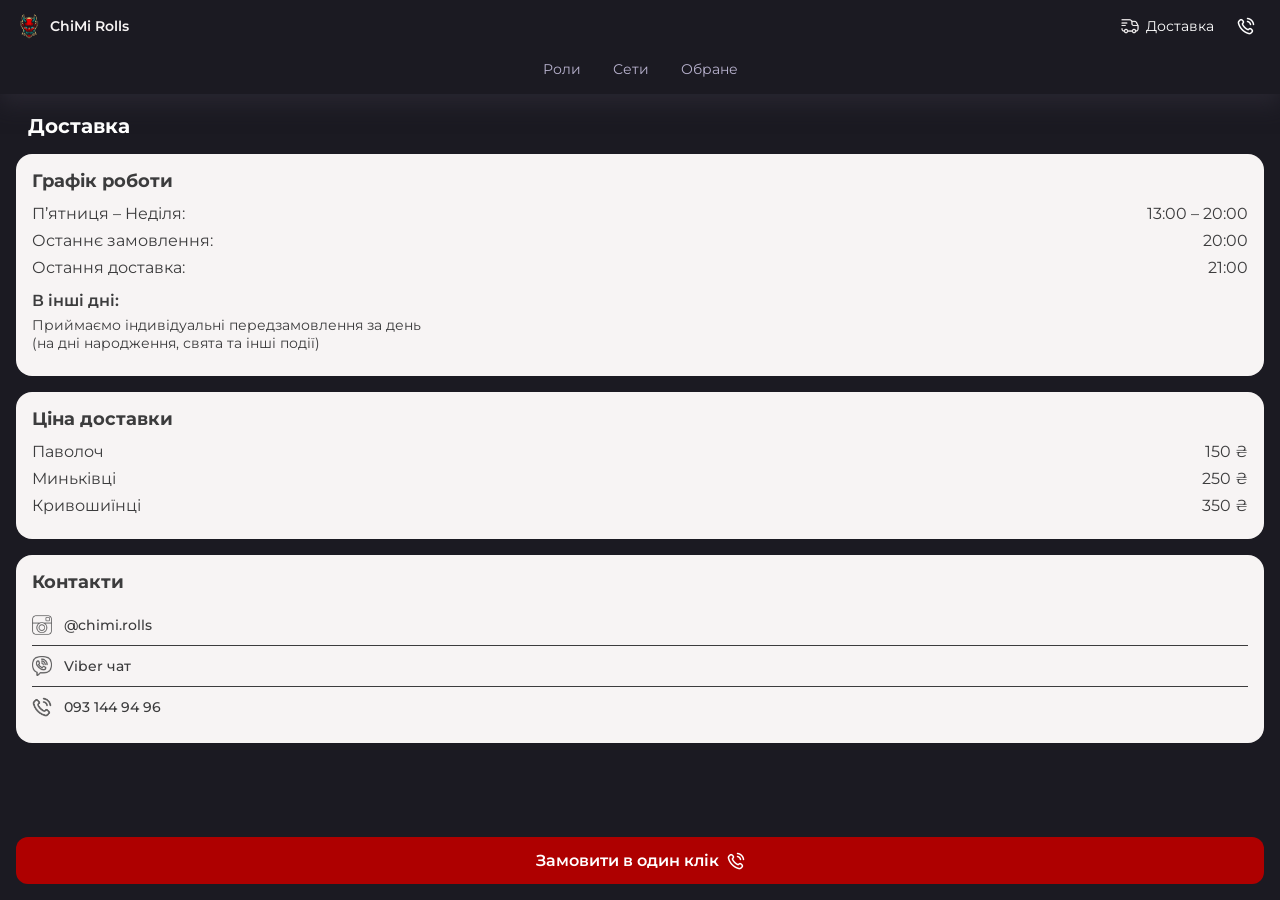
<file: delivery.html>
<!DOCTYPE html>
<html lang="uk">
<head>
  <meta charset="UTF-8">
  <meta name="viewport" content="width=device-width, initial-scale=1.0">
  <title>ChiMi Rolls</title>

  <link href="https://fonts.googleapis.com/css2?family=Montserrat:wght@400;600&display=swap" rel="stylesheet">
  <link rel="stylesheet" href="style.css">
</head>

<body class="page-main">
  
<header class="app-header">

  <div class="top-bar" id="topBar">
    <div class="logo">
      <img src="logo_1.png">
      <span>ChiMi Rolls</span>
    </div>

    <div class="header-actions">

      <!-- 🚚 доставка -->
      <a href="delivery.html" class="delivery-link">
        <img src="icons/delivery.png" alt="">
        <span>Доставка</span>
      </a>

      <!-- 📞 дзвінок -->
      <a href="tel:+380931449496" class="call-btn">
        <img src="icons/call.png" alt="">
      </a>

    </div>
  </div>

  <div class="sticky-part">
    <nav class="tabs">
      <a href="index.html">Роли</a>
      <a href="sets.html">Сети</a>
      <a href="favorites.html">Обране</a>
    </nav>

    
  </div>

</header>

 <main class="delivery-page">

  <h1 class="page-title">Доставка</h1>

  <!-- ГРАФІК -->
  <div class="delivery-card">
    <h3>Графік роботи</h3>

    <div class="row">
      <span>П’ятниця – Неділя:</span>
      <span>13:00 – 20:00</span>
    </div>

    <div class="row">
      <span>Останнє замовлення:</span>
      <span>20:00</span>
    </div>

    <div class="row">
      <span>Остання доставка:</span>
      <span>21:00</span>
    </div>

    <p class="extra-title">В інші дні:</p>
    <p class="extra">
      Приймаємо індивідуальні передзамовлення за день<br>
      (на дні народження, свята та інші події)
    </p>
  </div>

  <!-- ЦІНИ -->
  <div class="delivery-card">
    <h3>Ціна доставки</h3>

    <div class="row">
      <span>Паволоч</span>
      <span>150 ₴</span>
    </div>

    <div class="row">
      <span>Миньківці</span>
      <span>250 ₴</span>
    </div>

    <div class="row">
      <span>Кривошиїнці</span>
      <span>350 ₴</span>
    </div>
  </div>
  <!-- Контакти -->
  <div class="contacts-card">
  <h3>Контакти</h3>

  <a href="https://www.instagram.com/chimi.rolls?igsh=NnFlajJsNnVmYjdj" target="_blank" class="contact-row">
    <img src="icons/insta.png" alt="">
    <span>@chimi.rolls</span>
  </a>

  <a href="https://invite.viber.com/?g2=AQA99g0q%2Fs8%2BJFY8eCUm6Zzh9bMxo2m%2F1kwEYDTEt7CxSSaJbNZL3M3rlmGHeKtd" target="_blank" class="contact-row">
    <img src="icons/viber.png" alt="">
    <span>Viber чат</span>
  </a>

  <a href="tel:+380931449496" class="contact-row">
    <img src="icons/call-dark.png" alt="">
    <span>093 144 94 96</span>
  </a>
</div>
<div class="favorites-summary">
    

    <a href="tel:+380931449496" class="order-btn">
      <span>Замовити в один клік</span>
      <img src="icons/call.png" alt="call">
    </a>

  </div>
</main>

</div>


<script src="script.js"></script>
</body>
</html>
</file>
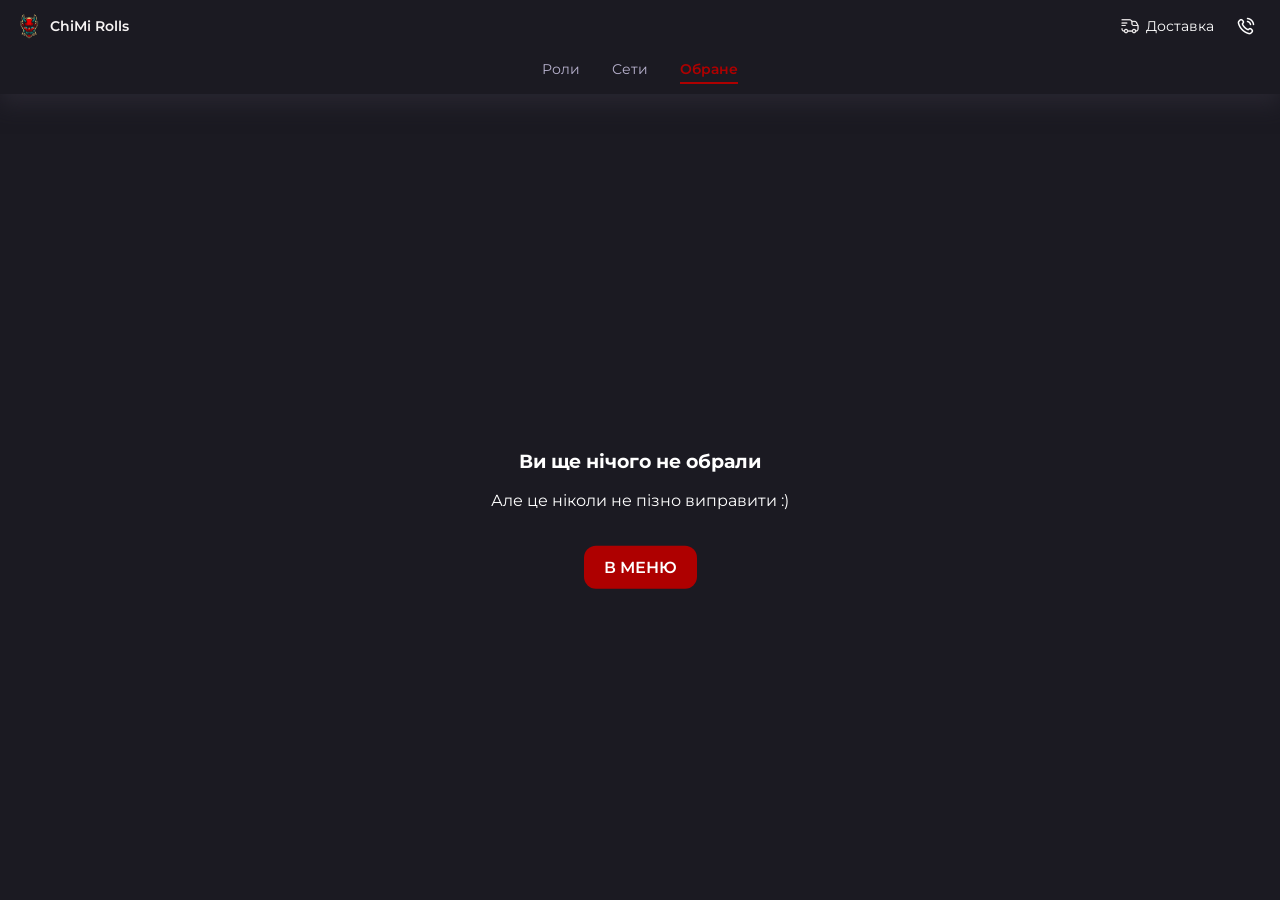
<file: favorites.html>
<!DOCTYPE html>
<html lang="uk">

<head>
  <meta charset="UTF-8">
  <meta name="viewport" content="width=device-width, initial-scale=1.0">
  <title>ChiMi Rolls - Обране</title>

  <link href="https://fonts.googleapis.com/css2?family=Montserrat:wght@400;600&display=swap" rel="stylesheet">
  <link rel="stylesheet" href="style.css">
</head>

<body class="page-favorites">

<div class="app">

  <header class="app-header">

    <div class="top-bar">
      <div class="logo">
        <img src="logo_1.png">
        <span>ChiMi Rolls</span>
      </div>

      <div class="header-actions">

      <!-- 🚚 доставка -->
      <a href="delivery.html" class="delivery-link">
        <img src="icons/delivery.png" alt="">
        <span>Доставка</span>
      </a>

      <!-- 📞 дзвінок -->
      <a href="tel:+380931449496" class="call-btn">
        <img src="icons/call.png" alt="">
      </a>

    </div>
    </div>

    <div class="sticky-part">
    <nav class="tabs">
      <a href="index.html">Роли</a>
      <a href="sets.html">Сети</a>
      <a href="favorites.html" class="active">Обране</a>
    </nav>

    
  </div>
    <div class="favorites-top">
      <h2>Замовляємо?</h2>
      <button id="clear-favorites" class="clear-btn">Очистити</button>
    </div>
  </header>

  <main class="menu">

  <div class="favorites-layout">

    <section class="category" id="rolls-container"></section>

    <div class="favorites-summary">
      <div class="total">
        <span>Сума</span>
        <span id="total-price">0 ₴</span>
      </div>

      <a href="tel:+380931449496" class="order-btn">
        <span>Замовити в один клік</span>
        <img src="icons/call.png" alt="call">
      </a>
    </div>

  </div>

</main>
  <div id="empty-favorites" class="empty-favorites" style="display: none;">
    <div class="empty-img"></div>
    <h3>Ви ще нічого не обрали</h3>
    <p>Але це ніколи не пізно виправити :)</p>
    <a href="index.html" class="go-menu-btn">В МЕНЮ</a>
  </div>
</div>
<script src="script.js"></script>

</body>
</html>
</file>
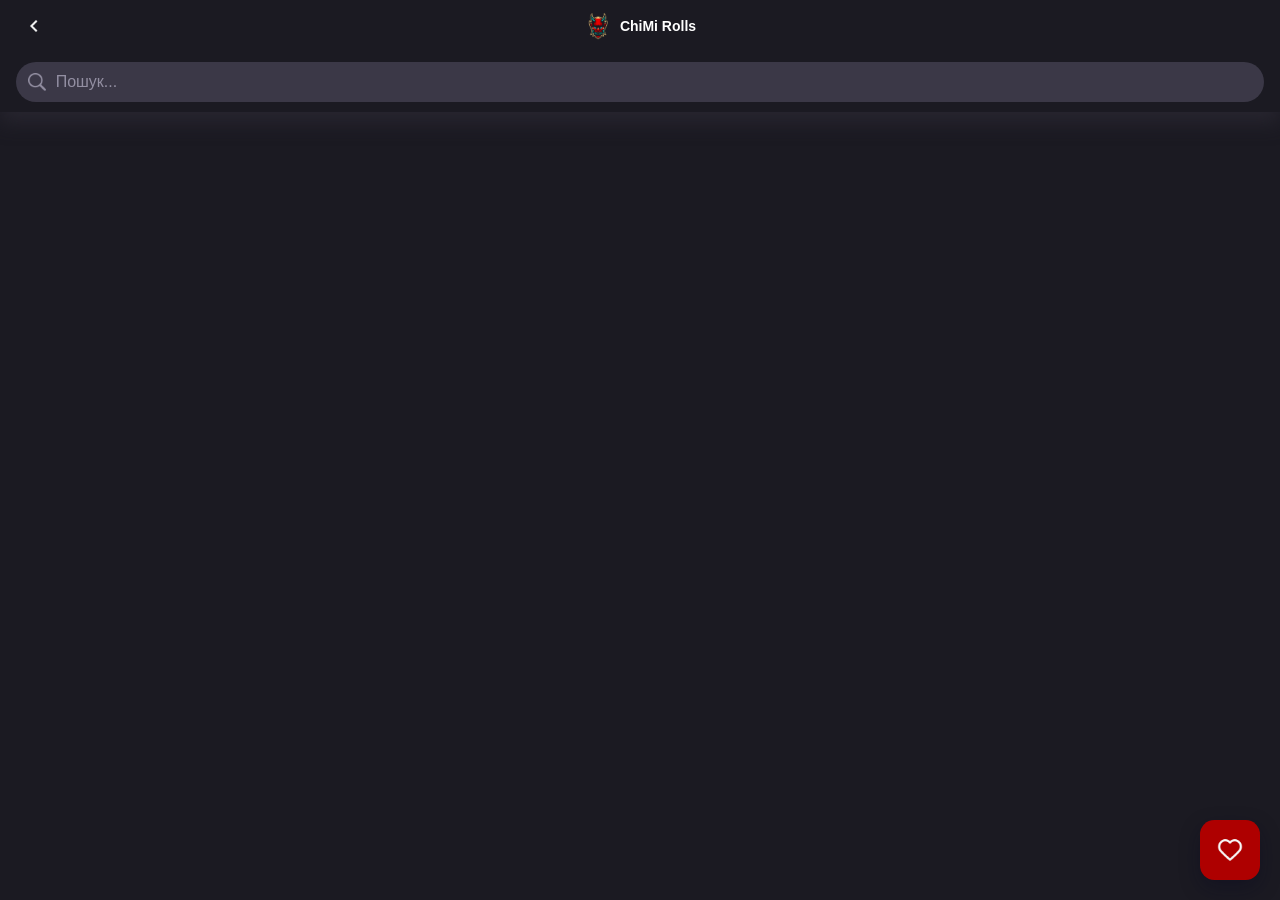
<file: search.html>
<!DOCTYPE html>
<html lang="uk">
<head>
  <meta charset="UTF-8">
  <meta name="viewport" content="width=device-width, initial-scale=1.0, maximum-scale=1.0, user-scalable=no">
  <title>Пошук</title>
  <link rel="stylesheet" href="style.css">
</head>
<body class="search-page-body">

<header class="search-header">
  <button class="back-btn" onclick="history.back()">
    <img src="icons/back_icon.png" alt="back">
  </button>

  <div class="logo-center">
    <img src="logo_1.png" alt="">
    <span>ChiMi Rolls</span>
  </div>
</header>

<div class="search-page">
  <div class="search-bar">
    <div class="search-input-wrapper">
      <img src="icons/search.png" class="search-icon" alt="">
      <input type="text" id="searchInput" placeholder="Пошук..." autofocus>
    </div>
  </div>
</div>


  
<div id="search-results"></div>

<a href="favorites.html" class="favorites-fab">
  <img src="icons/heart-white.png" alt="favorites">
  <span class="fav-count">0</span>
</a>
<script src="script.js"></script>
</body>
</html>
</file>
<file: style.css>
body {
  margin: 0;
  font-family: 'Montserrat', sans-serif;
  background: #1B1A22;
  color: #F7F4F4;
  
}
* {
  box-sizing: border-box;
}
.menu {
  padding: 0 16px;
}

/* для головних сторінок (є пошук) */
.page-main .menu {
  padding-top: 14px;
  margin-top: 146px;
  margin-bottom: 16px; /* header + tabs + search */
}

/* для обраного (без пошуку) */
.page-favorites .menu {
  margin-top: 164px; /* тільки header + tabs */
  padding-bottom: 120px; /* 🔥 ОЦЕ */
}


/* контейнер */
.app-header {
  position: fixed;
  top: 0;
  left: 0;
  width: 100%;
  background: #1B1A22;
  z-index: 1000;
  padding: 0 16px;
  transition: transform 0.3s ease;
  box-shadow: 0 10px 20px #282630;
}

/* верх */
.top-bar {
  /* transition: transform 0.3s ease;*/
  display: flex;
  justify-content: space-between;
  align-items: center;
  padding-top: 8px;
}

/* 🔥 важливо */
.sticky-part {
  position: sticky;
  top: 0;
  z-index: 1001;
  background: #1B1A22;
  
}

/* логотип */
.logo {
  display: flex;
  align-items: center;
  gap: 8px;
}

.logo img {
  width: 26px;
  height: 26px;
  border-radius: 50%;
}

.logo span {
  font-size: 14px;
  font-weight: 600;
  color: #F7F4F4;
}

/* телефон */
.phone {
  font-size: 13px;
  color: #F7F4F4;
}

/* таби */
.tabs {
  display: flex;
  justify-content: center; 
  gap: 32px;
  margin: 16px;
  padding-left: 32px;
  padding-right: 32px;
}

.tabs span {
  font-size: 14px;
  color: #F7F4F4;
  position: relative;
}

.tabs a {
  text-decoration: none;
  color: #B7B1CD;
  font-size: 14px;
  position: relative;
}

.tabs a.active {
  color: #AE0000;
  font-weight: 600;
}

.tabs a.active::after {
  content: "";
  position: absolute;
  bottom: -6px;
  left: 0;
  width: 100%;
  height: 2px;
  background: #AE0000;
}


/* пошук */
.search {
  display: flex;
  align-items: center;   /* 🔥 вирівнює по центру */
  gap: 8px;

  background: #3B3847;
  border-radius: 20px;
  padding: 10px 14px;
  margin-bottom: 12px; 
}

.search input {
  border: none;
  outline: none;
  background: transparent;
  color: white;

  width: 100%;
  font-size: 16px;
}
/* іконка */
.search img {
  width: 16px;
  height: 16px;
  
}

.search input::placeholder {
  color: #938FA2;
}

/* заголовок */
.category h2 {
  margin-top: 20px;
  margin-bottom: 14px;
  font-size: 18px;
  font-weight: 600;
}





/* картка */
.card {
  border-radius: 20px;
  overflow: hidden;
  background: #1A1C21;
  box-shadow: 2px 4px 10.2px #514D5E;

  display: flex;
  flex-direction: column;
  height: 100%;
  position: relative;
}

/* картинка */
.card-img {
  width: 100%;
  
  object-fit: cover;
  display: block;
  height: 100%;
}

/* білий блок */
.card-content {
  background: #F7F4F4;
  padding: 16px;

  flex-grow: 1; /* 🔥 ключ */
  display: flex;
  flex-direction: column;
  justify-content: space-between;
}

/* верх */
.top-row {
  display: flex;
  justify-content: space-between;
  align-items: center;

}

.top-row h3 {
  font-size: 16px;
  font-weight: 600;
  margin: 0;
  color: #3C3C3D;
}

.price {
  font-size: 16px;
  font-weight: 600;
  color: #3C3C3D;
}

/* низ */
.bottom-row {
  display: flex;
  justify-content: space-between;
  align-items: flex-end;
  gap: 14px; /* мінімальний відступ */
  margin-top: 18px;
}

.bottom-row p {
  margin: 0;
  font-size: 14px;
  color: #6E6E6E;

  flex: 1; /* займає весь простір */
  min-width: 0; /* 🔥 дуже важливо */
  
}

.weight {
  font-size: 14px;
  color: #6E6E6E;
}


/* 🔥 МАЛЕНЬКА КАРТКА (як на дизайні) */
/* базова картка */
.card-small {
  display: flex;
  border-radius: 12px;
  overflow: hidden;
  margin-bottom: 14px;
  background: #F7F4F4;
  box-shadow: 2px 4px 10px #514D5E;
  position: relative;
}

/* фото */
.page-favorites .card-small-img {
  width: 120px;
  aspect-ratio: 4 / 3;
  object-fit: cover;
  display: block;
}

/* головний контент справа */
.page-favorites .card-small-content {
  flex: 1;
  padding: 12px;
  background: #F7F4F4;

  display: flex;
  flex-direction: row; /* 🔥 ОСЬ ЦЬОГО НЕ ВИСТАЧАЛО */
  justify-content: space-between;
  align-items: stretch;
  gap: 10px;
  min-height: 110px;
  min-width: 0;
}

/* ліва колонка */
.page-favorites .info {
  flex: 1;
  display: flex;
  flex-direction: column;
  min-width: 0;
}

/* верхній ряд */
.page-favorites .top-row {
  display: flex;
  align-items: center;
  justify-content: space-between;
  gap: 8px;
}

/* назва */
.page-favorites .title {
  flex: 1;
  margin: 0;
  font-size: 14px;
  font-weight: 600;
  color: #2A2A2A;
  line-height: 1.2;
}

/* вага */
.page-favorites .weight {
  font-size: 12px;
  color: #777;
  margin-bottom: 4px;
}

/* ціна вниз */
.page-favorites .price {
  margin-top: auto;
  font-size: 16px;
  font-weight: 600;
  color: #2A2A2A;
}

/* права колонка */
.page-favorites .actions {
  display: flex;
  flex-direction: column;
  justify-content: space-between;
  align-items: flex-end;
}

/* серце зверху */
.page-favorites .like-btn {
  margin-bottom: auto;
}

/* лічильник вниз */
.page-favorites .counter {
  margin-top: auto;
  display: flex;
  align-items: center;
  gap: 8px;

  background: transparent; /* 🔥 прибираємо заливку */
  border: 2px solid #adaabb; /* 🔥 сіра обводка */
  border-radius: 8px;
  padding: 4px 10px;
  
}

.page-favorites .counter button {
  background: none;
  border: none;
  color: #2A2A2A;
  font-size: 14px;
  cursor: pointer;
  font-weight: 600;
}

.page-favorites .count {
  min-width: 12px;
  text-align: center;
  color: #2A2A2A;
  font-weight: 600;
}


.card-img-wrapper {
  aspect-ratio: 16 / 10;
  overflow: hidden;
}

.like-btn {
  position: absolute;
  top: 10px;
  right: 10px;

  width: 36px;
  height: 36px;

  border-radius: 50%;
  border: none;

  background: transparent;

  display: flex;
  align-items: center;
  justify-content: center;

  cursor: pointer;
}

.heart-icon {
  width: 18px;
  height: 18px;
  object-fit: contain;
  
}

.favorites-summary {
  position: fixed;
  bottom: 0;
  left: 50%;
  transform: translateX(-50%);
  background: #1B1A22;
  width: 100%;
  

  padding: 16px;
  box-sizing: border-box;
  
}

/* сума */
.total {
  display: flex;
  justify-content: space-between;
  color: #F7F4F4;
  margin-bottom: 12px;
  font-size: 16px;
  padding: 4px;
  font-weight: 600;
}

/*Кнопка замовити*/
.order-btn {
  display: flex;              /* 🔥 головне */
  align-items: center;        /* по вертикалі */
  justify-content: center;    /* по центру */

  gap: 8px;                   /* відступ між текстом і іконкою */

  background: #AE0000;        /* червона кнопка */
  color: white;

  padding: 14px;
  border-radius: 12px;

  text-decoration: none;
  font-size: 16px;
  font-weight: 600;
  width: 100%;
  white-space: nowrap;        /* щоб не переносилось */
}

/* іконка */
.order-btn img {
  width: 18px;
  height: 18px;
  object-fit: contain;
}

/*Гаряча кнопка лайк*/
.favorites-fab {
  position: fixed;
  bottom: 20px;
  right: 20px;

  width: 60px;
  height: 60px;

  background: #AE0000;
  border-radius: 24%;

  display: flex;
  align-items: center;
  justify-content: center;

  box-shadow: 0 8px 20px rgba(10, 9, 33, 0.4);

  z-index: 1000;
}


/* сам кружечок */
.fav-count {
  position: absolute;
  top: -6px;
  right: -6px;
  background: white;
  color: #1B1A22;
  font-size: 12px;
  font-weight: 600;
  min-width: 18px;
  height: 18px;
  padding: 0 5px;
  border-radius: 999px;
  display: flex;
  align-items: center;
  justify-content: center;
  box-shadow: 0 8px 20px rgba(4, 4, 14, 0.4);
}
/* хвиля */
.fav-wave {
  position: absolute;
  width: 56px;
  height: 56px;
  border-radius: 50%;
  background: rgba(229, 57, 53, 0.4);
  animation: wave 0.6s ease-out;
  pointer-events: none;
}

@keyframes wave {
  0% {
    transform: scale(1);
    opacity: 0.6;
  }
  100% {
    transform: scale(2.2);
    opacity: 0;
  }
}

.favorites-fab img {
  width: 26px;
  height: 26px;
}
.favorites-fab:active {
  transform: scale(0.95);
}

/* Кнопка "Очистити"*/
.favorites-top {
  position: fixed;
  top: 88px; /* під header */
  left: 0;
  width: 100%;

  display: flex;
  justify-content: space-between;
  align-items: center;

  padding-right: 16px;
  padding-left: 20px;
  background: #1B1A22;

  z-index: 1000;
}




.clear-btn {
  padding: 6px 12px;
  border-radius: 10px;
  border: none;
  background: #2A2D35;
  color: #F7F4F4;
  font-size: 10px;
}

/*Обране - порожня сторінка*/
.empty-favorites {
  position: absolute;
  top: 50%;
  left: 50%;
  transform: translate(-50%, -50%);
  text-align: center;
  color: white;
  width: 100%;
}

/* місце під картинку */
.empty-img {
  width: 120px;
  height: 120px;
  margin: 0 auto 16px;
  background: transparent; /* потім вставиш картинку */
}

.go-menu-btn {
  display: inline-block;
  margin-top: 20px;
  padding: 12px 20px;
  background: #AE0000;
  color: white;
  border-radius: 12px;
  text-decoration: none;
  font-weight: 600;
}





/*Пошук*/
.search-page-body .search-header {
  position: fixed;
  top: 0;
  left: 0;
  width: 100%;
  height: 52px;
  background: #1B1A22;
  display: flex;
  align-items: center;
  justify-content: center;
  z-index: 1000;
}

.search-page-body .search-bar {
  position: fixed;
  top: 52px;
  left: 0;
  width: 100%;
  padding: 10px 16px;
  background: #1B1A22;
  z-index: 999;
  box-shadow: 0 10px 20px #282630;
}

.search-input-wrapper {
  display: flex;
  align-items: center;
  background: #3B3847;
  border-radius: 24px;
  height: 40px;
  padding: 0 12px;
}

.search-icon {
  width: 18px;
  height: 18px;
  margin-right: 8px;
}

.search-page-body #searchInput {
  border: none;
  outline: none;
  background: transparent;
  color: white;
  font-size: 16px;
  width: 100%;
}

.search-page-body input::placeholder {
  color: #938FA2;
  font-size: 16px;
}

/* кнопка назад */
.search-page-body .back-btn {
  position: absolute;
  left: 16px;
  top: 50%;
  transform: translateY(-50%);
  background: none;
  border: none;
  color: white;
  font-size: 22px;
}
.back-btn img {
  width: 24px;
  height: 24px;
  object-fit: contain;
  transform: translateY(3px);
}

/* ЛОГО */
.search-page-body .logo-center {
  display: flex;
  align-items: center;
  gap: 8px;
  color: white;
  font-size: 14px;
  font-weight: 600;
}

.search-page-body .logo-center img {
  width: 28px;
  height: 28px;
  object-fit: contain;
}

/* ОБГОРТКА */
.search-page-body .search-page {
  padding-top: 108px;
}

/* КОНТЕНТ ПІД НИМ */
.search-page-body #search-results {
   /* header + input */
  height: auto;
  display: flex;
  flex-direction: column;
  gap: 12px;
  padding: 16px;

}

body.no-scroll {
  overflow: hidden;
}

/* сам блок */
.search-page-body .no-results {
  position: absolute;
  top: 45%;
  left: 50%;
  transform: translate(-50%, -50%);

  display: flex;
  flex-direction: column;
  align-items: center;
  text-align: center;
  color: #726F89;
  font-size: 14px;
  
}

/* ТЕКСТ "НЕ ЗНАЙДЕНО" */

.search-page-body .no-results img {
  width: 120px;
  height: 120px;
  display: block;
  object-fit: contain;
  margin-bottom: 12px;
  opacity: 0.8;
}

/*Хедер*/
.header-actions {
  display: flex;
  align-items: center;
  gap: 14px;
}

/* доставка */
.delivery-link {
  display: flex;
  align-items: center;
  gap: 6px;

  color: #fff;
  text-decoration: none;
  font-size: 14px;
}

/* іконка доставки */
.delivery-link img {
  width: 20px;
  height: 20px;
  object-fit: contain;
}

/* кнопка дзвінка */
.call-btn {
  width: 36px;
  height: 36px;

  border-radius: 50%;
  

  display: flex;
  align-items: center;
  justify-content: center;
}

/* іконка телефону */
.call-btn img {
  width: 18px;
  height: 18px;
}

/*Доставка*/
.delivery-page {
  margin-top: 114px;
  padding: 0 16px 20px;
}

/* заголовок */
.page-title {
  color: white;
  font-size: 20px;
  margin-bottom: 16px;
  padding: 0 12px;
}

/* картка */
.delivery-card {
  background: #F7F4F4;
  border-radius: 16px;
  padding: 16px;
  margin-bottom: 16px;
  
}

/* заголовок в картці */
.delivery-card h3 {
  margin: 0 0 12px;
  font-size: 18px;
  color: #3C3C3D;
}

/* рядок */
.delivery-card .row {
  display: flex;
  justify-content: space-between;
  margin-bottom: 8px;
  font-size: 16px;
  color: #3C3C3D;
}

/* додатковий текст */
.delivery-card .extra {
  margin: 0;
  font-size: 14px;
  color: #3C3C3D;
  margin-bottom: 8px;
}


.delivery-card .extra-title {
  margin-top: 14px;   /* 🔥 відступ зверху */
  margin-bottom: 6px;

  font-weight: 600;   /* 🔥 жирніше */
  color: #3C3C3D;
}

/*Контакти на сторінці обране*/
.contacts-card {
  color: #3C3C3D;
  background: #F7F4F4;
  border-radius: 16px;
  padding: 16px;
  margin-bottom: 16px;
}

.contacts-card h3 {
  margin-top: 0;
  margin-bottom: 12px;
  font-size: 18px;
}

.contact-row {
  display: flex;
  align-items: center;
  gap: 12px;
  padding: 10px 0;
  text-decoration: none;
  color: #3C3C3D;
  border-bottom: 1px solid #3C3C3D;
}

.contact-row:last-child {
  border-bottom: none;
}

.contact-row img {
  width: 20px;
  height: 20px;
  object-fit: contain;
  opacity: 0.8;
}

.contact-row span {
  font-size: 14px;
  font-weight: 500;
}


/*АДАПТИВ*/
/* база (мобілка) */
#rolls-container {
  display: flex;
  flex-direction: column;
  gap: 16px;
}

/* десктоп */
@media (min-width: 768px) {
  #rolls-container {
    display: grid;
    grid-template-columns: repeat(2, 1fr);
  }
}

@media (min-width: 1024px) {
  #rolls-container {
    grid-template-columns: repeat(3, 1fr);
  }
}

@media (min-width: 1400px) {
  #rolls-container {
    grid-template-columns: repeat(4, 1fr);
  }
}
@media (min-width: 768px) {
  .search-page-body #search-results {
    display: grid;
    grid-template-columns: repeat(2, 1fr);
  }
}

@media (min-width: 1024px) {
  .search-page-body #search-results {
    grid-template-columns: repeat(3, 1fr);
  }
}

@media (min-width: 1400px) {
  .search-page-body #search-results {
    grid-template-columns: repeat(4, 1fr);
  }
}

@media (min-width: 1024px) {

  .page-favorites .app {
    display: grid;
    grid-template-columns: 2fr 1fr;
    gap: 40px;
    padding: 0 40px;
  }

  .page-favorites .app-header {
    grid-column: 1 / -1;
  }

  .page-favorites .menu {
    grid-column: 1;
  }

  .page-favorites .favorites-summary {
    grid-column: 2;

    position: sticky;
    top: 120px;

    /* 🔥 КРИТИЧНО */
    left: auto;
    transform: none;
    max-width: none;
    width: 100%;
    bottom: auto;
  }
}
</file>
